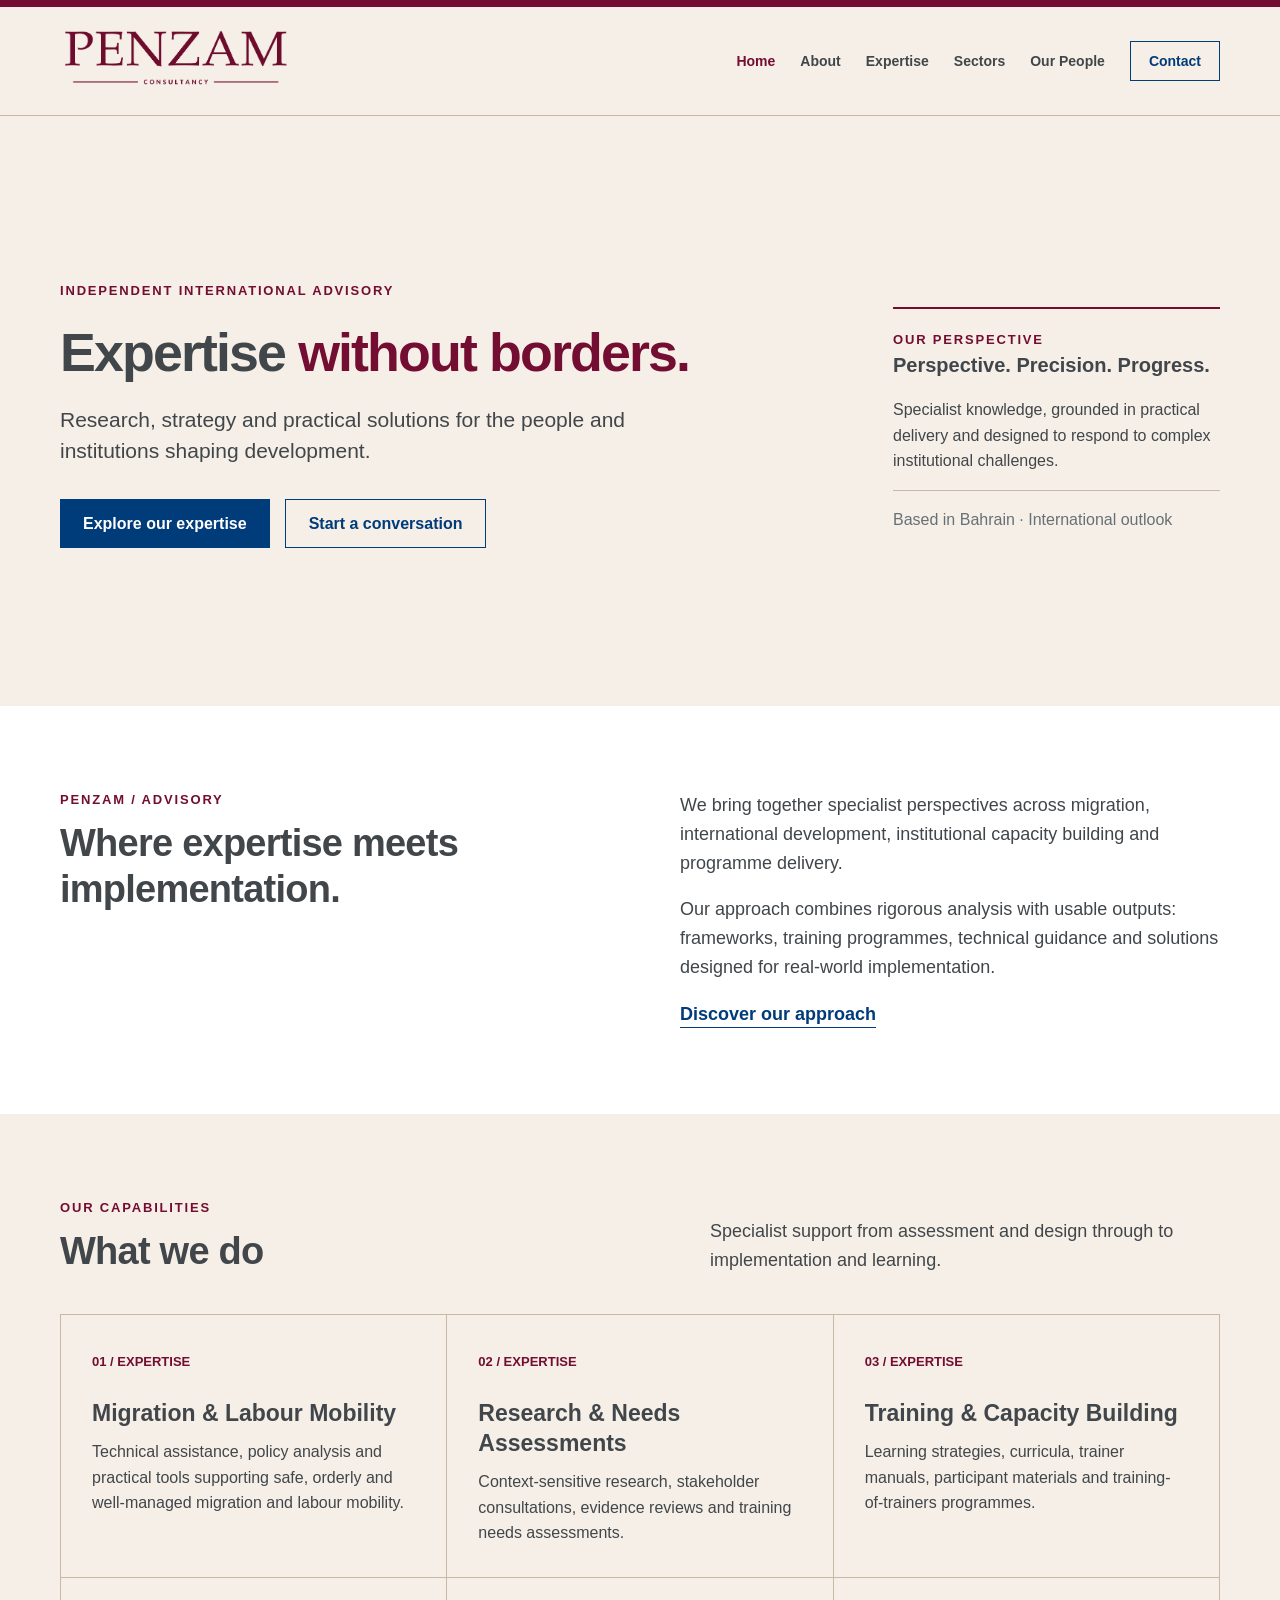
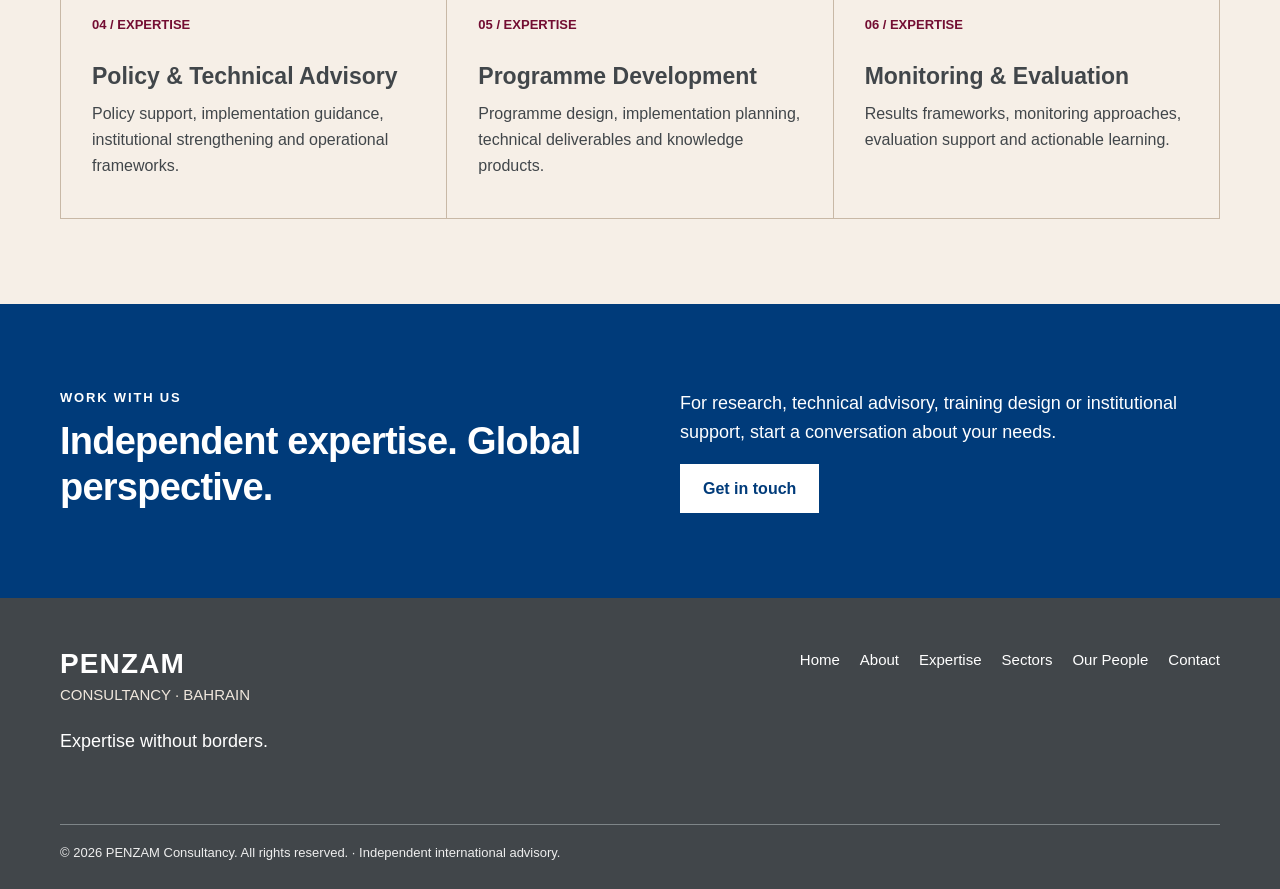
<file: index.html>
<!doctype html>
<html lang="en"><head><meta charset="utf-8"><meta name="viewport" content="width=device-width,initial-scale=1"><meta name="theme-color" content="#F6EFE7"><meta name="description" content="PENZAM Consultancy — expertise without borders. International advisory, research, training and capacity building."><title>Home | PENZAM Consultancy</title><link rel="stylesheet" href="style.css"><script src="script.js" defer></script></head>
<body><a class="skip" href="#main">Skip to content</a><div class="topline"></div><header class="header"><div class="container header-inner"><a href="index.html" class="brand" aria-label="PENZAM Consultancy homepage"><img src="penzam-logo-reference.png" alt="PENZAM Consultancy"></a><button type="button" class="menu-toggle" aria-expanded="false" aria-controls="site-nav">Menu ☰</button><nav class="nav" id="site-nav" aria-label="Main navigation"><a href="index.html" aria-current="page">Home</a><a href="about.html">About</a><a href="expertise.html">Expertise</a><a href="sectors.html">Sectors</a><a href="team.html">Our People</a><a href="contact.html" class="nav-contact" >Contact</a></nav></div></header>
<main id="main"><section class="hero"><div class="container hero-grid"><div><div class="eyebrow">Independent international advisory</div><h1>Expertise <em>without borders.</em></h1><p class="lead">Research, strategy and practical solutions for the people and institutions shaping development.</p><div class="actions"><a class="button" href="expertise.html">Explore our expertise</a><a class="button secondary" href="contact.html">Start a conversation</a></div></div><aside class="hero-aside"><div class="eyebrow">Our perspective</div><strong>Perspective. Precision. Progress.</strong><p>Specialist knowledge, grounded in practical delivery and designed to respond to complex institutional challenges.</p><div class="rule"></div><p class="muted">Based in Bahrain · International outlook</p></aside></div></section>
<section class="section white"><div class="container split"><div><div class="eyebrow">PENZAM / Advisory</div><h2 class="statement">Where expertise meets implementation.</h2></div><div><p>We bring together specialist perspectives across migration, international development, institutional capacity building and programme delivery.</p><p>Our approach combines rigorous analysis with usable outputs: frameworks, training programmes, technical guidance and solutions designed for real-world implementation.</p><a class="text-link" href="about.html">Discover our approach</a></div></div></section>
<section class="section"><div class="container"><div class="section-header"><div><div class="eyebrow">Our capabilities</div><h2>What we do</h2></div><p class="section-intro">Specialist support from assessment and design through to implementation and learning.</p></div><div class="cards"><article class="card"><span class="num">01 / EXPERTISE</span><h3>Migration & Labour Mobility</h3><p>Technical assistance, policy analysis and practical tools supporting safe, orderly and well-managed migration and labour mobility.</p></article><article class="card"><span class="num">02 / EXPERTISE</span><h3>Research & Needs Assessments</h3><p>Context-sensitive research, stakeholder consultations, evidence reviews and training needs assessments.</p></article><article class="card"><span class="num">03 / EXPERTISE</span><h3>Training & Capacity Building</h3><p>Learning strategies, curricula, trainer manuals, participant materials and training-of-trainers programmes.</p></article><article class="card"><span class="num">04 / EXPERTISE</span><h3>Policy & Technical Advisory</h3><p>Policy support, implementation guidance, institutional strengthening and operational frameworks.</p></article><article class="card"><span class="num">05 / EXPERTISE</span><h3>Programme Development</h3><p>Programme design, implementation planning, technical deliverables and knowledge products.</p></article><article class="card"><span class="num">06 / EXPERTISE</span><h3>Monitoring & Evaluation</h3><p>Results frameworks, monitoring approaches, evaluation support and actionable learning.</p></article></div></div></section>
<section class="section blue"><div class="container split"><div><div class="eyebrow">Work with us</div><h2>Independent expertise. Global perspective.</h2></div><div><p>For research, technical advisory, training design or institutional support, start a conversation about your needs.</p><a class="button" style="background:#fff;color:#003B7A" href="contact.html">Get in touch</a></div></div></section></main>
<footer class="footer"><div class="container"><div class="footer-top"><div><div class="footer-brand">PENZAM</div><small>CONSULTANCY · BAHRAIN</small><p>Expertise without borders.</p></div><nav class="footer-links" aria-label="Footer navigation"><a href="index.html">Home</a><a href="about.html">About</a><a href="expertise.html">Expertise</a><a href="sectors.html">Sectors</a><a href="team.html">Our People</a><a href="contact.html">Contact</a></nav></div><div class="footer-bottom">© 2026 PENZAM Consultancy. All rights reserved. · Independent international advisory.</div></div></footer></body></html>
</file>
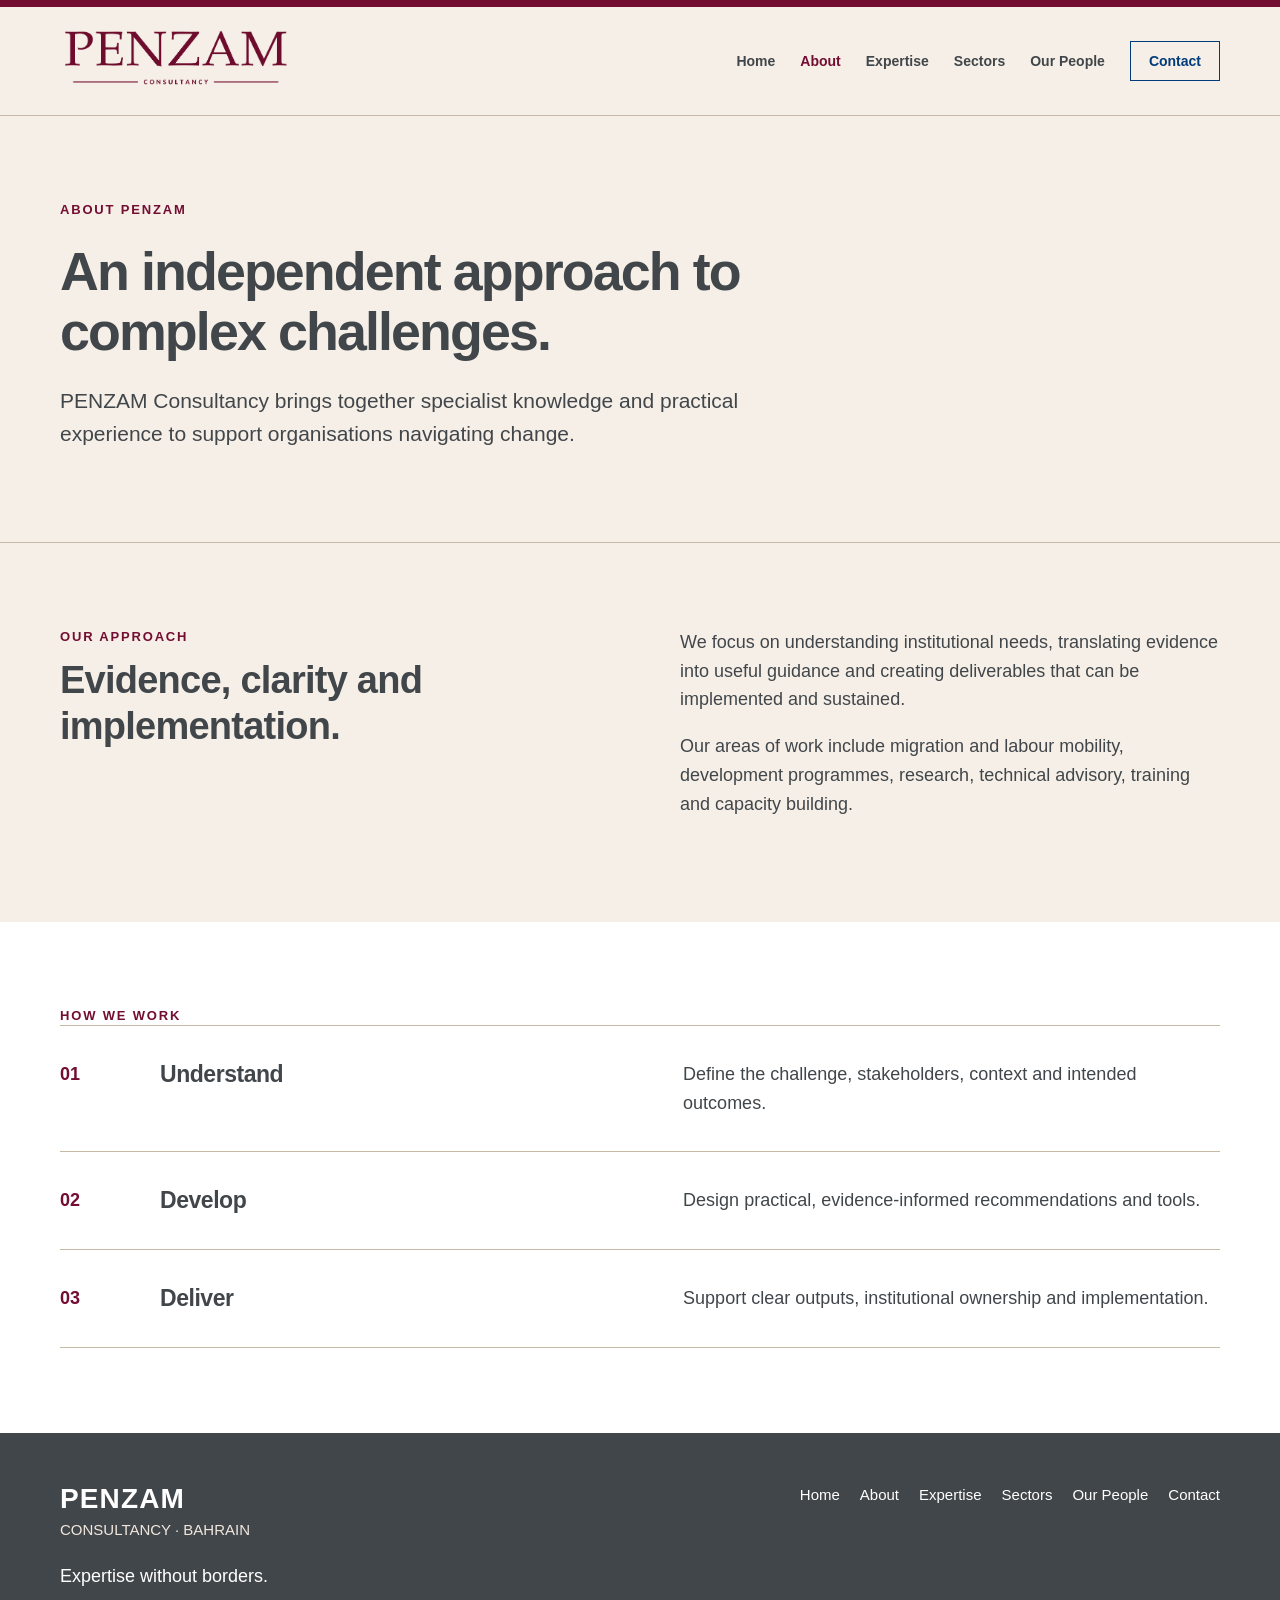
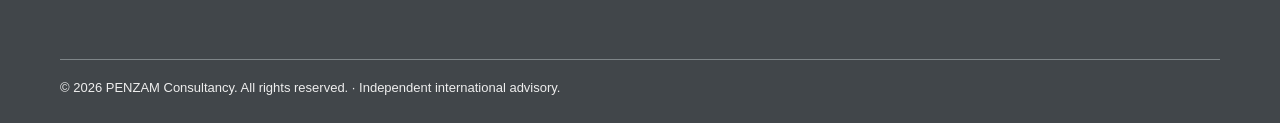
<file: about.html>
<!doctype html>
<html lang="en"><head><meta charset="utf-8"><meta name="viewport" content="width=device-width,initial-scale=1"><meta name="theme-color" content="#F6EFE7"><meta name="description" content="About PENZAM Consultancy and our approach to international advisory services."><title>About | PENZAM Consultancy</title><link rel="stylesheet" href="style.css"><script src="script.js" defer></script></head>
<body><a class="skip" href="#main">Skip to content</a><div class="topline"></div><header class="header"><div class="container header-inner"><a href="index.html" class="brand" aria-label="PENZAM Consultancy homepage"><img src="penzam-logo-reference.png" alt="PENZAM Consultancy"></a><button type="button" class="menu-toggle" aria-expanded="false" aria-controls="site-nav">Menu ☰</button><nav class="nav" id="site-nav" aria-label="Main navigation"><a href="index.html">Home</a><a href="about.html" aria-current="page">About</a><a href="expertise.html">Expertise</a><a href="sectors.html">Sectors</a><a href="team.html">Our People</a><a href="contact.html" class="nav-contact" >Contact</a></nav></div></header>
<main id="main"><section class="page-hero"><div class="container"><div class="eyebrow">About PENZAM</div><h1>An independent approach to complex challenges.</h1><p>PENZAM Consultancy brings together specialist knowledge and practical experience to support organisations navigating change.</p></div></section><section class="section"><div class="container split"><div><div class="eyebrow">Our approach</div><h2>Evidence, clarity and implementation.</h2></div><div><p>We focus on understanding institutional needs, translating evidence into useful guidance and creating deliverables that can be implemented and sustained.</p><p>Our areas of work include migration and labour mobility, development programmes, research, technical advisory, training and capacity building.</p></div></div></section><section class="section white"><div class="container"><div class="eyebrow">How we work</div><div class="content-list"><div class="content-row"><span class="index">01</span><h2>Understand</h2><p>Define the challenge, stakeholders, context and intended outcomes.</p></div><div class="content-row"><span class="index">02</span><h2>Develop</h2><p>Design practical, evidence-informed recommendations and tools.</p></div><div class="content-row"><span class="index">03</span><h2>Deliver</h2><p>Support clear outputs, institutional ownership and implementation.</p></div></div></div></section></main>
<footer class="footer"><div class="container"><div class="footer-top"><div><div class="footer-brand">PENZAM</div><small>CONSULTANCY · BAHRAIN</small><p>Expertise without borders.</p></div><nav class="footer-links" aria-label="Footer navigation"><a href="index.html">Home</a><a href="about.html">About</a><a href="expertise.html">Expertise</a><a href="sectors.html">Sectors</a><a href="team.html">Our People</a><a href="contact.html">Contact</a></nav></div><div class="footer-bottom">© 2026 PENZAM Consultancy. All rights reserved. · Independent international advisory.</div></div></footer></body></html>
</file>
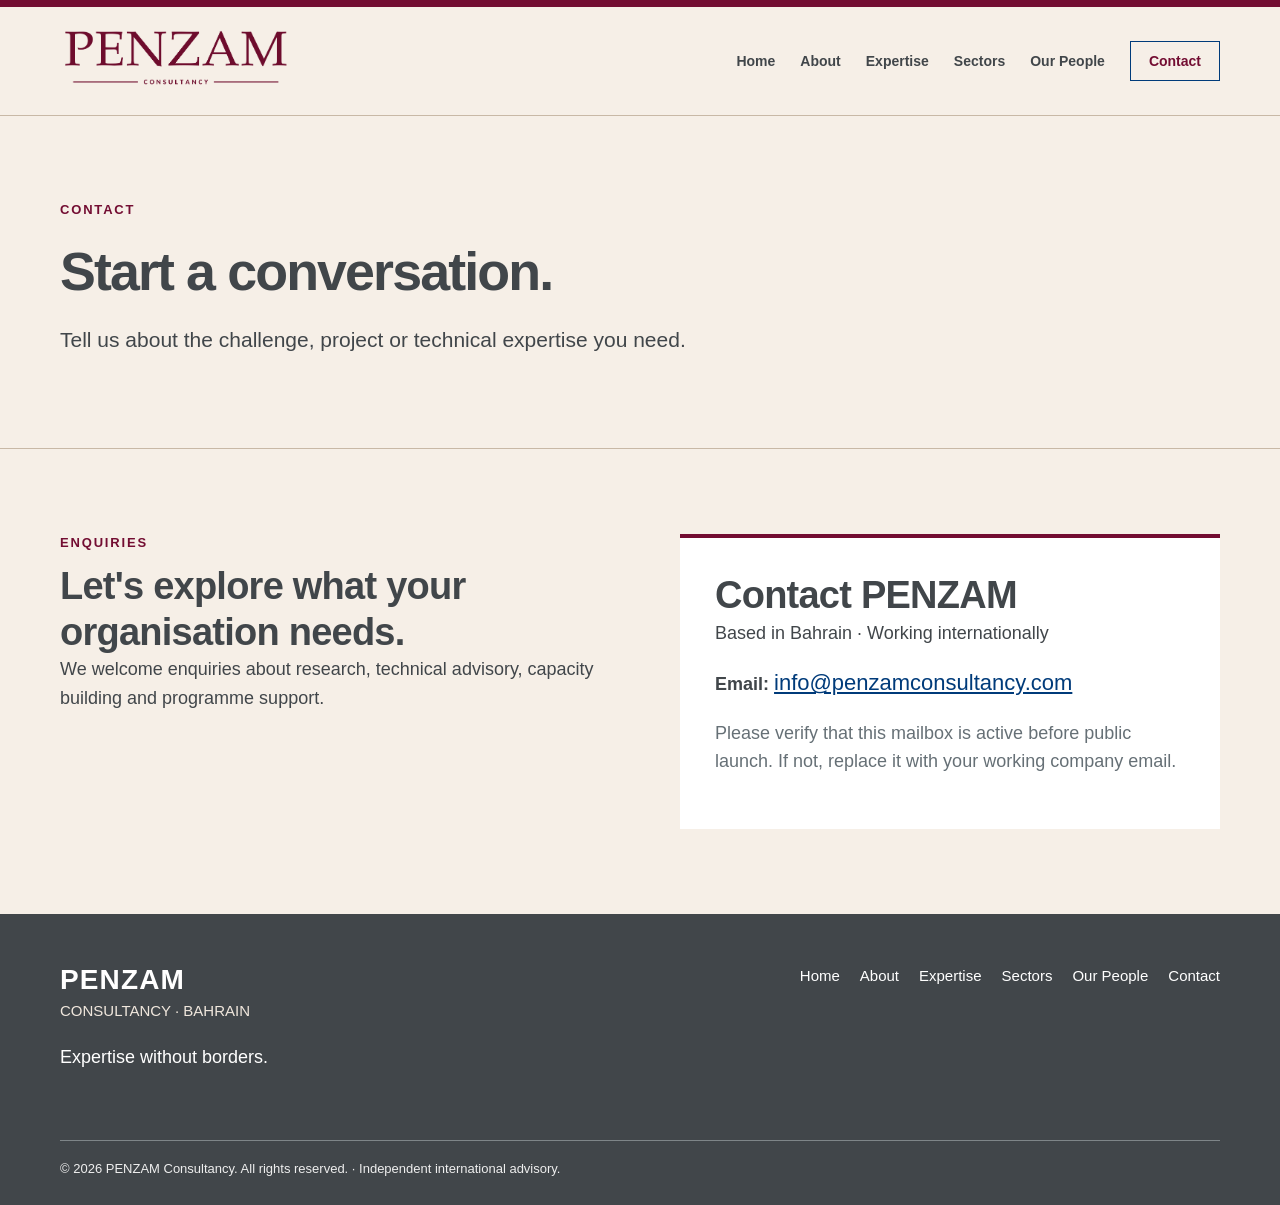
<file: contact.html>
<!doctype html>
<html lang="en"><head><meta charset="utf-8"><meta name="viewport" content="width=device-width,initial-scale=1"><meta name="theme-color" content="#F6EFE7"><meta name="description" content="Contact PENZAM Consultancy about international advisory and technical services."><title>Contact | PENZAM Consultancy</title><link rel="stylesheet" href="style.css"><script src="script.js" defer></script></head>
<body><a class="skip" href="#main">Skip to content</a><div class="topline"></div><header class="header"><div class="container header-inner"><a href="index.html" class="brand" aria-label="PENZAM Consultancy homepage"><img src="penzam-logo-reference.png" alt="PENZAM Consultancy"></a><button type="button" class="menu-toggle" aria-expanded="false" aria-controls="site-nav">Menu ☰</button><nav class="nav" id="site-nav" aria-label="Main navigation"><a href="index.html">Home</a><a href="about.html">About</a><a href="expertise.html">Expertise</a><a href="sectors.html">Sectors</a><a href="team.html">Our People</a><a href="contact.html" class="nav-contact" aria-current="page">Contact</a></nav></div></header>
<main id="main"><section class="page-hero"><div class="container"><div class="eyebrow">Contact</div><h1>Start a conversation.</h1><p>Tell us about the challenge, project or technical expertise you need.</p></div></section><section class="section"><div class="container split"><div><div class="eyebrow">Enquiries</div><h2>Let's explore what your organisation needs.</h2><p>We welcome enquiries about research, technical advisory, capacity building and programme support.</p></div><div class="contact-panel"><h2>Contact PENZAM</h2><p>Based in Bahrain · Working internationally</p><p><strong>Email:</strong> <a href="mailto:info@penzamconsultancy.com">info@penzamconsultancy.com</a></p><p class="muted">Please verify that this mailbox is active before public launch. If not, replace it with your working company email.</p></div></div></section></main>
<footer class="footer"><div class="container"><div class="footer-top"><div><div class="footer-brand">PENZAM</div><small>CONSULTANCY · BAHRAIN</small><p>Expertise without borders.</p></div><nav class="footer-links" aria-label="Footer navigation"><a href="index.html">Home</a><a href="about.html">About</a><a href="expertise.html">Expertise</a><a href="sectors.html">Sectors</a><a href="team.html">Our People</a><a href="contact.html">Contact</a></nav></div><div class="footer-bottom">© 2026 PENZAM Consultancy. All rights reserved. · Independent international advisory.</div></div></footer></body></html>
</file>
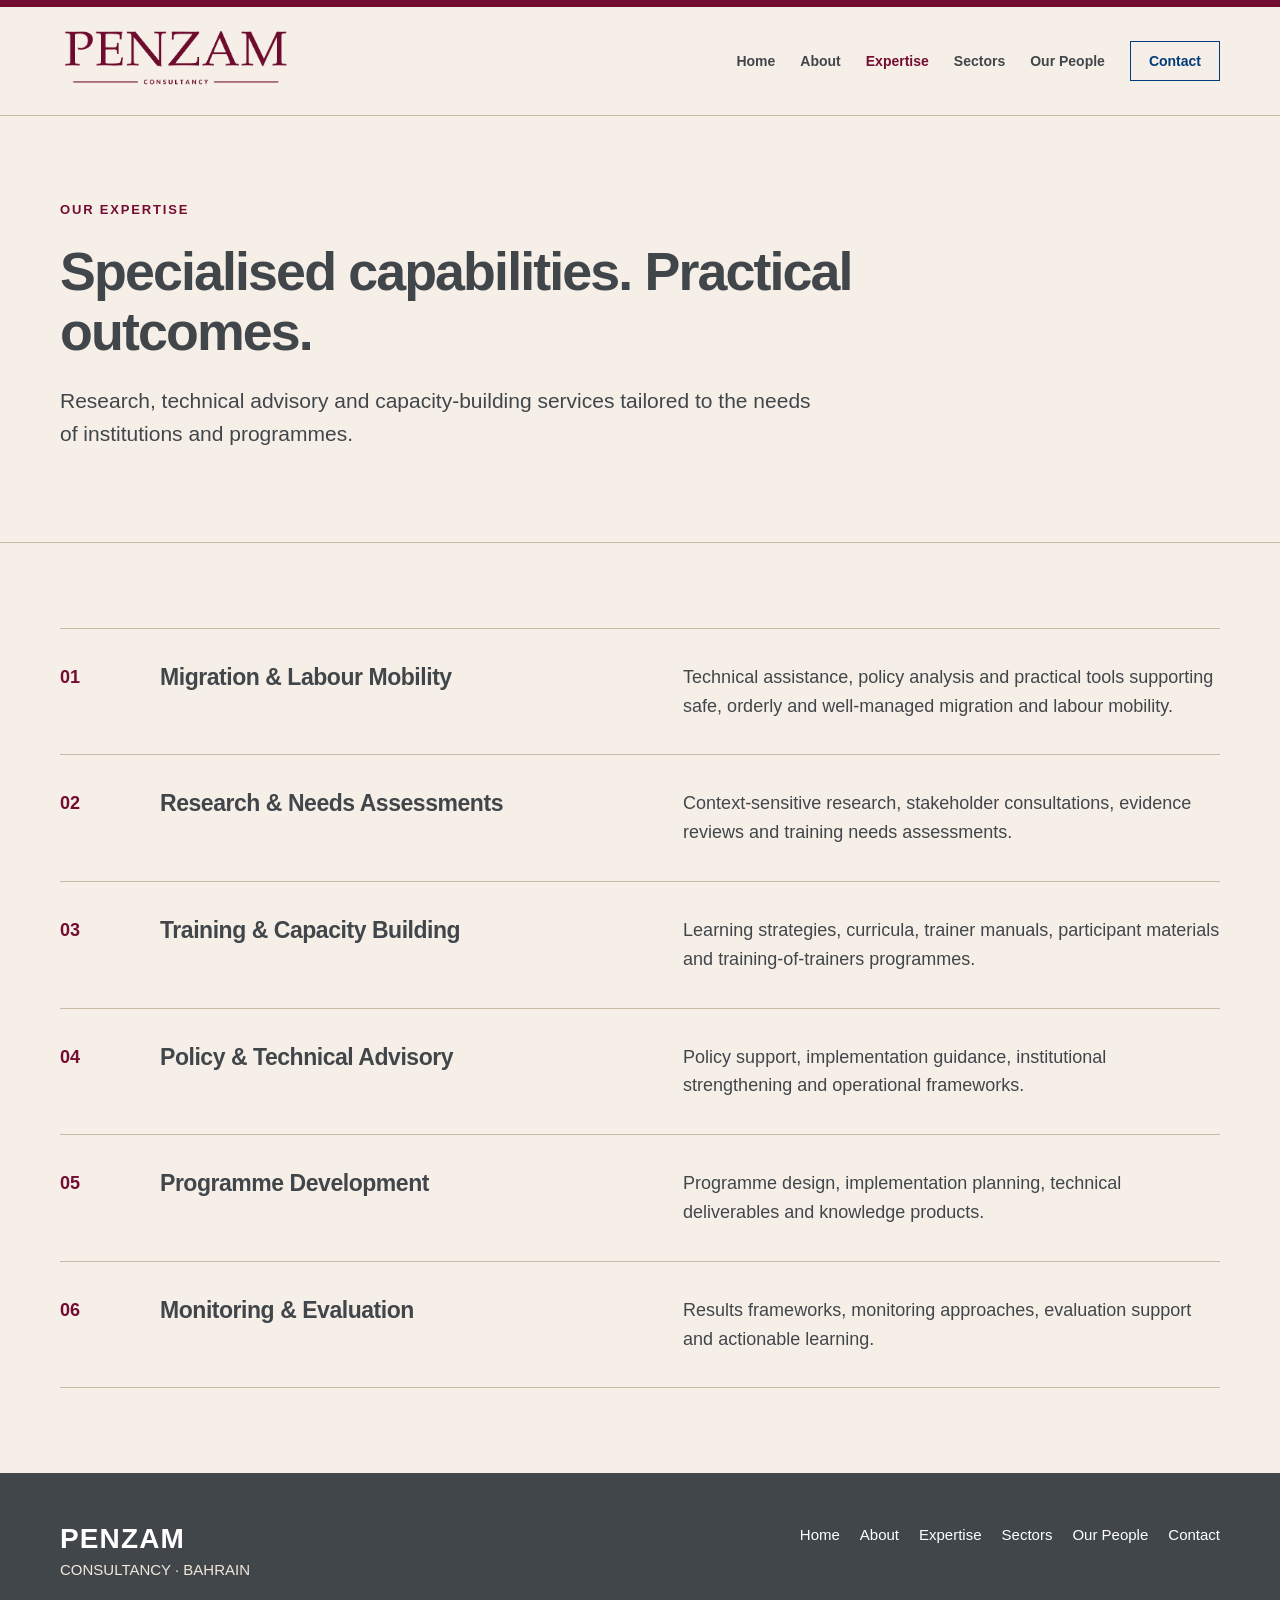
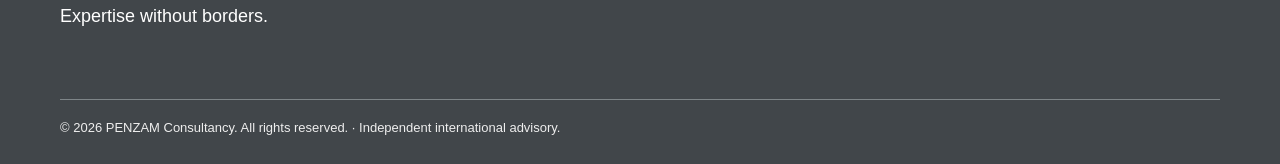
<file: expertise.html>
<!doctype html>
<html lang="en"><head><meta charset="utf-8"><meta name="viewport" content="width=device-width,initial-scale=1"><meta name="theme-color" content="#F6EFE7"><meta name="description" content="PENZAM Consultancy services including migration, research, training, programme design and evaluation."><title>Expertise | PENZAM Consultancy</title><link rel="stylesheet" href="style.css"><script src="script.js" defer></script></head>
<body><a class="skip" href="#main">Skip to content</a><div class="topline"></div><header class="header"><div class="container header-inner"><a href="index.html" class="brand" aria-label="PENZAM Consultancy homepage"><img src="penzam-logo-reference.png" alt="PENZAM Consultancy"></a><button type="button" class="menu-toggle" aria-expanded="false" aria-controls="site-nav">Menu ☰</button><nav class="nav" id="site-nav" aria-label="Main navigation"><a href="index.html">Home</a><a href="about.html">About</a><a href="expertise.html" aria-current="page">Expertise</a><a href="sectors.html">Sectors</a><a href="team.html">Our People</a><a href="contact.html" class="nav-contact" >Contact</a></nav></div></header>
<main id="main"><section class="page-hero"><div class="container"><div class="eyebrow">Our expertise</div><h1>Specialised capabilities. Practical outcomes.</h1><p>Research, technical advisory and capacity-building services tailored to the needs of institutions and programmes.</p></div></section><section class="section"><div class="container"><div class="content-list"><div class="content-row"><span class="index">01</span><h2>Migration & Labour Mobility</h2><p>Technical assistance, policy analysis and practical tools supporting safe, orderly and well-managed migration and labour mobility.</p></div><div class="content-row"><span class="index">02</span><h2>Research & Needs Assessments</h2><p>Context-sensitive research, stakeholder consultations, evidence reviews and training needs assessments.</p></div><div class="content-row"><span class="index">03</span><h2>Training & Capacity Building</h2><p>Learning strategies, curricula, trainer manuals, participant materials and training-of-trainers programmes.</p></div><div class="content-row"><span class="index">04</span><h2>Policy & Technical Advisory</h2><p>Policy support, implementation guidance, institutional strengthening and operational frameworks.</p></div><div class="content-row"><span class="index">05</span><h2>Programme Development</h2><p>Programme design, implementation planning, technical deliverables and knowledge products.</p></div><div class="content-row"><span class="index">06</span><h2>Monitoring & Evaluation</h2><p>Results frameworks, monitoring approaches, evaluation support and actionable learning.</p></div></div></div></section></main>
<footer class="footer"><div class="container"><div class="footer-top"><div><div class="footer-brand">PENZAM</div><small>CONSULTANCY · BAHRAIN</small><p>Expertise without borders.</p></div><nav class="footer-links" aria-label="Footer navigation"><a href="index.html">Home</a><a href="about.html">About</a><a href="expertise.html">Expertise</a><a href="sectors.html">Sectors</a><a href="team.html">Our People</a><a href="contact.html">Contact</a></nav></div><div class="footer-bottom">© 2026 PENZAM Consultancy. All rights reserved. · Independent international advisory.</div></div></footer></body></html>
</file>
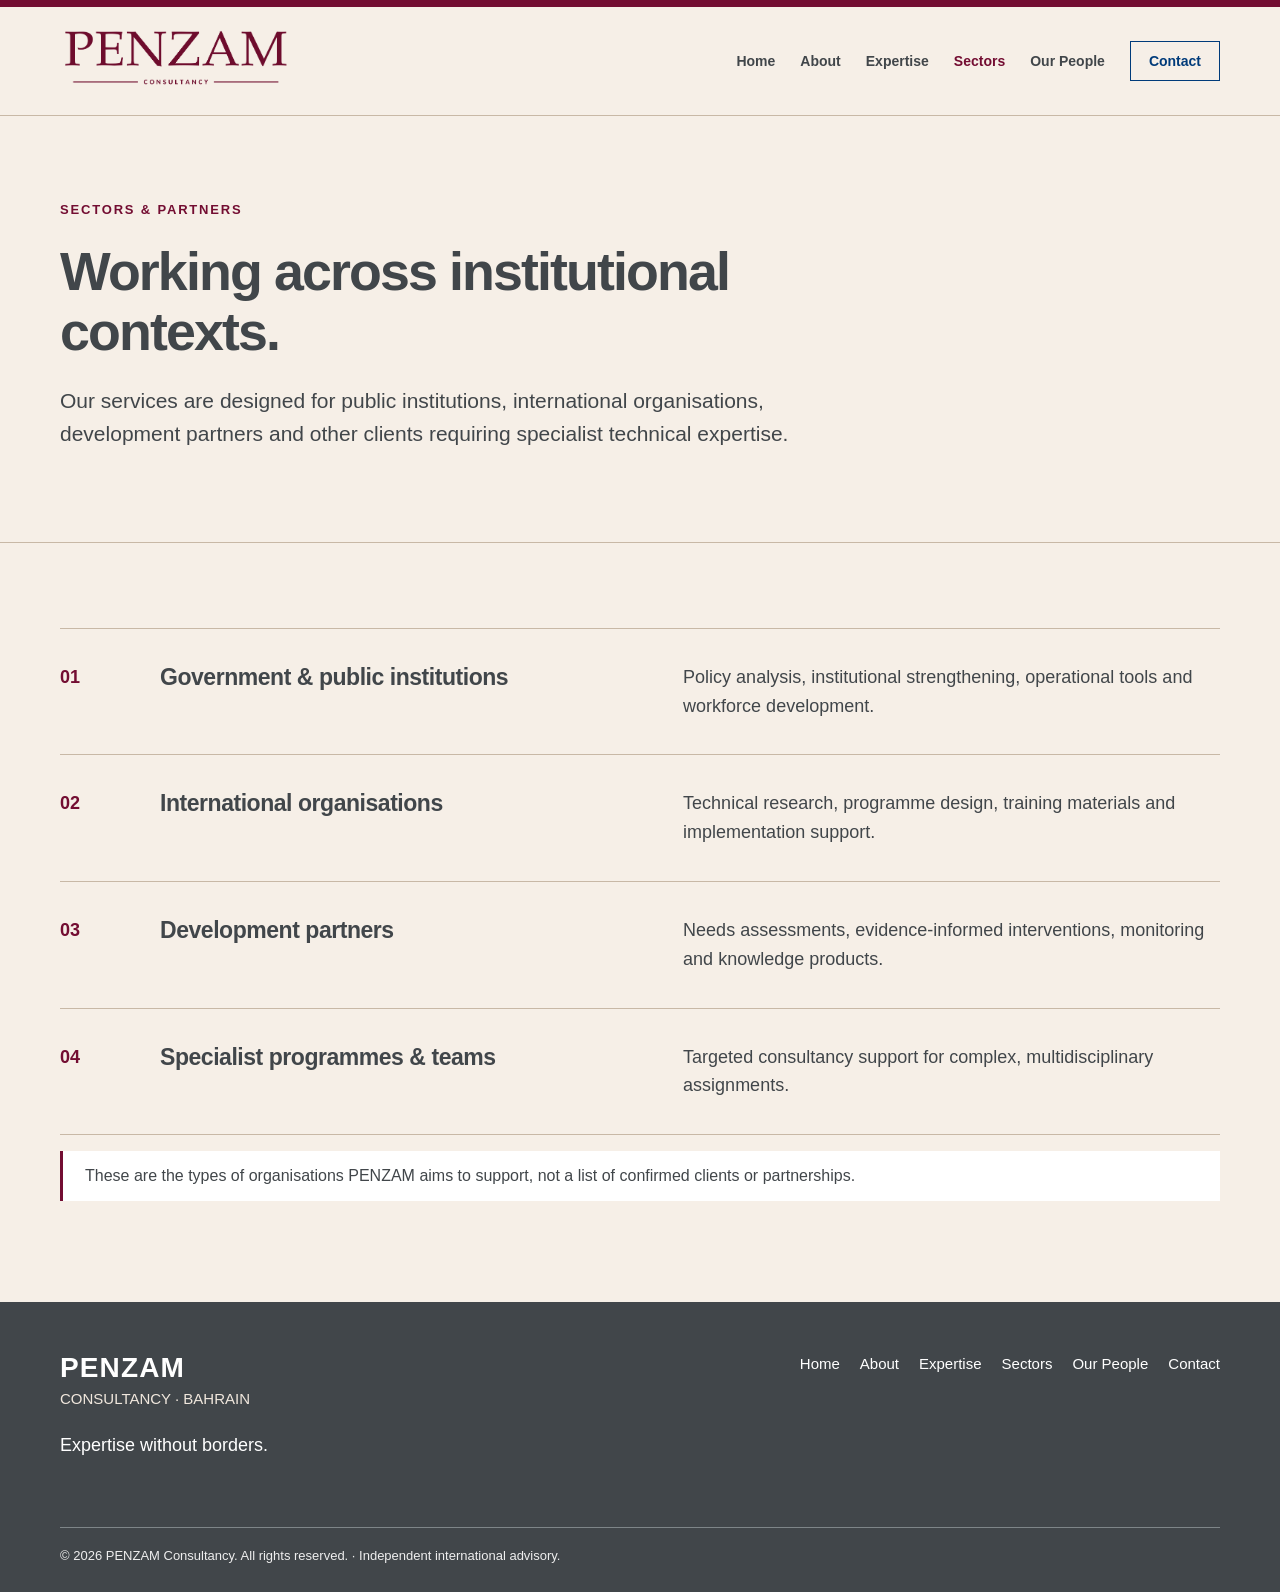
<file: sectors.html>
<!doctype html>
<html lang="en"><head><meta charset="utf-8"><meta name="viewport" content="width=device-width,initial-scale=1"><meta name="theme-color" content="#F6EFE7"><meta name="description" content="Institutional sectors and potential clients served by PENZAM Consultancy."><title>Sectors | PENZAM Consultancy</title><link rel="stylesheet" href="style.css"><script src="script.js" defer></script></head>
<body><a class="skip" href="#main">Skip to content</a><div class="topline"></div><header class="header"><div class="container header-inner"><a href="index.html" class="brand" aria-label="PENZAM Consultancy homepage"><img src="penzam-logo-reference.png" alt="PENZAM Consultancy"></a><button type="button" class="menu-toggle" aria-expanded="false" aria-controls="site-nav">Menu ☰</button><nav class="nav" id="site-nav" aria-label="Main navigation"><a href="index.html">Home</a><a href="about.html">About</a><a href="expertise.html">Expertise</a><a href="sectors.html" aria-current="page">Sectors</a><a href="team.html">Our People</a><a href="contact.html" class="nav-contact" >Contact</a></nav></div></header>
<main id="main"><section class="page-hero"><div class="container"><div class="eyebrow">Sectors & partners</div><h1>Working across institutional contexts.</h1><p>Our services are designed for public institutions, international organisations, development partners and other clients requiring specialist technical expertise.</p></div></section><section class="section"><div class="container"><div class="content-list"><div class="content-row"><span class="index">01</span><h2>Government & public institutions</h2><p>Policy analysis, institutional strengthening, operational tools and workforce development.</p></div><div class="content-row"><span class="index">02</span><h2>International organisations</h2><p>Technical research, programme design, training materials and implementation support.</p></div><div class="content-row"><span class="index">03</span><h2>Development partners</h2><p>Needs assessments, evidence-informed interventions, monitoring and knowledge products.</p></div><div class="content-row"><span class="index">04</span><h2>Specialist programmes & teams</h2><p>Targeted consultancy support for complex, multidisciplinary assignments.</p></div></div><p class="note">These are the types of organisations PENZAM aims to support, not a list of confirmed clients or partnerships.</p></div></section></main>
<footer class="footer"><div class="container"><div class="footer-top"><div><div class="footer-brand">PENZAM</div><small>CONSULTANCY · BAHRAIN</small><p>Expertise without borders.</p></div><nav class="footer-links" aria-label="Footer navigation"><a href="index.html">Home</a><a href="about.html">About</a><a href="expertise.html">Expertise</a><a href="sectors.html">Sectors</a><a href="team.html">Our People</a><a href="contact.html">Contact</a></nav></div><div class="footer-bottom">© 2026 PENZAM Consultancy. All rights reserved. · Independent international advisory.</div></div></footer></body></html>
</file>
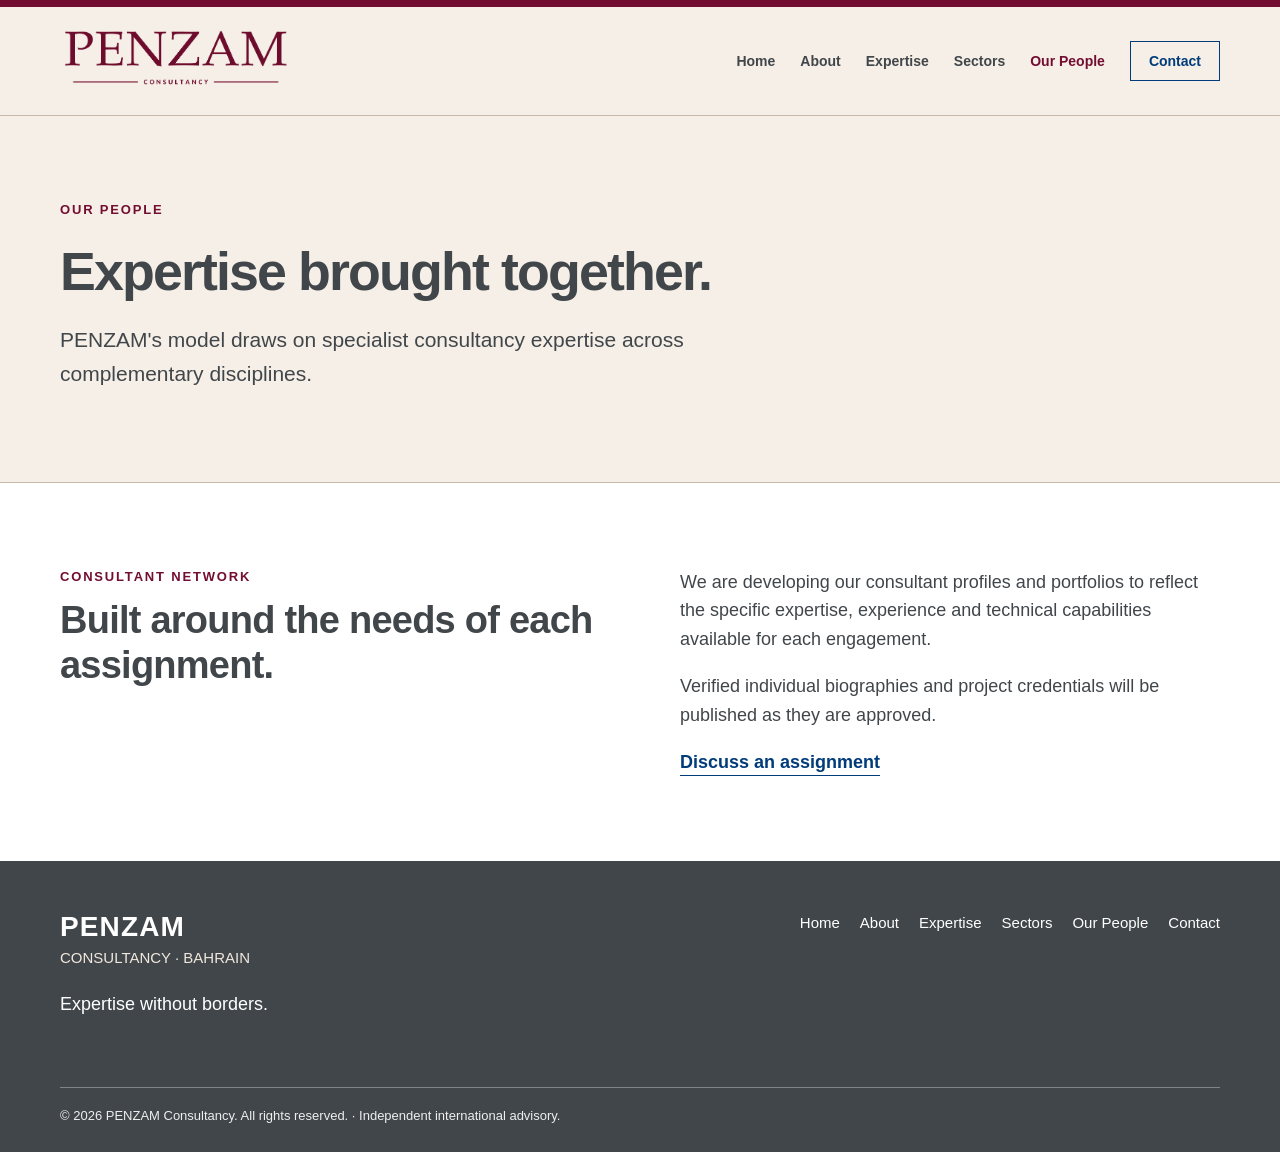
<file: team.html>
<!doctype html>
<html lang="en"><head><meta charset="utf-8"><meta name="viewport" content="width=device-width,initial-scale=1"><meta name="theme-color" content="#F6EFE7"><meta name="description" content="PENZAM Consultancy&#x27;s specialist consultant network."><title>Our People | PENZAM Consultancy</title><link rel="stylesheet" href="style.css"><script src="script.js" defer></script></head>
<body><a class="skip" href="#main">Skip to content</a><div class="topline"></div><header class="header"><div class="container header-inner"><a href="index.html" class="brand" aria-label="PENZAM Consultancy homepage"><img src="penzam-logo-reference.png" alt="PENZAM Consultancy"></a><button type="button" class="menu-toggle" aria-expanded="false" aria-controls="site-nav">Menu ☰</button><nav class="nav" id="site-nav" aria-label="Main navigation"><a href="index.html">Home</a><a href="about.html">About</a><a href="expertise.html">Expertise</a><a href="sectors.html">Sectors</a><a href="team.html" aria-current="page">Our People</a><a href="contact.html" class="nav-contact" >Contact</a></nav></div></header>
<main id="main"><section class="page-hero"><div class="container"><div class="eyebrow">Our people</div><h1>Expertise brought together.</h1><p>PENZAM's model draws on specialist consultancy expertise across complementary disciplines.</p></div></section><section class="section white"><div class="container split"><div><div class="eyebrow">Consultant network</div><h2>Built around the needs of each assignment.</h2></div><div><p>We are developing our consultant profiles and portfolios to reflect the specific expertise, experience and technical capabilities available for each engagement.</p><p>Verified individual biographies and project credentials will be published as they are approved.</p><a class="text-link" href="contact.html">Discuss an assignment</a></div></div></section></main>
<footer class="footer"><div class="container"><div class="footer-top"><div><div class="footer-brand">PENZAM</div><small>CONSULTANCY · BAHRAIN</small><p>Expertise without borders.</p></div><nav class="footer-links" aria-label="Footer navigation"><a href="index.html">Home</a><a href="about.html">About</a><a href="expertise.html">Expertise</a><a href="sectors.html">Sectors</a><a href="team.html">Our People</a><a href="contact.html">Contact</a></nav></div><div class="footer-bottom">© 2026 PENZAM Consultancy. All rights reserved. · Independent international advisory.</div></div></footer></body></html>
</file>
<file: style.css>
:root{--burgundy:#730D32;--blue:#003B7A;--emerald:#006B3F;--graphite:#41464A;--ivory:#F6EFE7;--stone:#C8B8A6;--white:#fff;--heading:"Avenir Next",Avenir,Arial,sans-serif;--body:Calibri,"Carlito","Segoe UI",Arial,sans-serif}
*{box-sizing:border-box}html{scroll-behavior:smooth}body{margin:0;background:var(--ivory);color:var(--graphite);font:18px/1.6 var(--body)}a{color:var(--blue)}a:focus-visible,button:focus-visible{outline:3px solid var(--blue);outline-offset:4px}img{max-width:100%}.container{width:min(1160px,calc(100% - 56px));margin:auto}.skip{position:absolute;top:-100px;left:12px;background:white;padding:8px;z-index:50}.skip:focus{top:8px}
.topline{height:7px;background:var(--burgundy)}.header{background:var(--ivory);border-bottom:1px solid var(--stone)}.header-inner{min-height:108px;display:flex;align-items:center;justify-content:space-between;gap:25px}.brand{display:block;width:228px;flex-shrink:0}.brand img{display:block;width:100%;mix-blend-mode:multiply}.nav{display:flex;align-items:center;gap:25px}.nav a{font:600 14px var(--body);color:var(--graphite);text-decoration:none}.nav a:hover,.nav a[aria-current=page]{color:var(--burgundy)}.nav .nav-contact{padding:11px 18px;border:1px solid var(--blue);color:var(--blue)}.menu-toggle{display:none;border:1px solid var(--stone);background:transparent;padding:9px 12px;color:var(--graphite);font:700 15px var(--body)}
.eyebrow{color:var(--burgundy);font:700 13px/1.4 var(--body);letter-spacing:.14em;text-transform:uppercase}.hero{padding:108px 0 100px;min-height:590px;display:flex;align-items:center}.hero-grid{display:grid;grid-template-columns:1.4fr .6fr;gap:70px;align-items:end}.hero h1,.page-hero h1{font:700 clamp(38px,4.2vw,58px)/1.12 var(--heading);letter-spacing:-.035em;color:var(--graphite);max-width:850px;margin:22px 0}.hero h1 em{color:var(--burgundy);font-style:normal}.lead{font-size:21px;max-width:650px;line-height:1.5}.hero-aside{border-top:2px solid var(--burgundy);padding-top:22px;font-size:16px}.hero-aside strong{font-family:var(--heading);font-size:20px}.actions{display:flex;gap:15px;flex-wrap:wrap;margin-top:32px}.button{display:inline-flex;align-items:center;justify-content:center;min-height:49px;padding:11px 23px;background:var(--blue);color:#fff;text-decoration:none;font-weight:700;font-size:16px}.button.secondary{background:transparent;color:var(--blue);border:1px solid var(--blue)}.button:hover{filter:brightness(.88)}
.rule{height:1px;background:var(--stone)}.section{padding:85px 0}.section.white{background:#fff}.section.blue{background:var(--blue);color:#fff}.section.blue h2,.section.blue .eyebrow{color:#fff}.section-header{display:flex;justify-content:space-between;gap:40px;align-items:end;margin-bottom:40px}.section h2{font:700 clamp(28px,3vw,38px)/1.2 var(--heading);letter-spacing:-.02em;margin:12px 0 0}.section-intro{max-width:510px;margin:0}.cards{display:grid;grid-template-columns:repeat(3,minmax(0,1fr));gap:1px;background:var(--stone);border:1px solid var(--stone)}.card{background:var(--ivory);padding:31px;min-height:240px}.card .num{font-size:13px;color:var(--burgundy);font-weight:700}.card h3{font:600 23px/1.3 var(--heading);margin:24px 0 10px}.card p{margin:0;font-size:16px}.split{display:grid;grid-template-columns:1fr 1fr;gap:80px}.split p{margin-top:0}.text-link{font-weight:700;text-decoration:none;border-bottom:1px solid currentColor;padding-bottom:3px}.page-hero{padding:85px 0 70px;border-bottom:1px solid var(--stone)}.page-hero p{max-width:760px;font-size:21px}.content-list{border-top:1px solid var(--stone)}.content-row{display:grid;grid-template-columns:65px 1fr 1.1fr;gap:35px;border-bottom:1px solid var(--stone);padding:34px 0;align-items:start}.content-row h2{font:600 23px/1.25 var(--heading);margin:0}.content-row p{margin:0}.content-row .index{color:var(--burgundy);font-weight:700}.statement{font:600 clamp(24px,3vw,38px)/1.35 var(--heading);max-width:860px}.note{border-left:3px solid var(--burgundy);padding:12px 22px;background:#fff;font-size:16px}.footer{background:var(--graphite);color:#fff;padding:50px 0 25px}.footer a{color:#fff}.footer-top{display:flex;justify-content:space-between;gap:30px;align-items:start}.footer-brand{font:700 28px var(--heading);letter-spacing:.04em}.footer small{color:#f0e7dd}.footer-links{display:flex;gap:20px;flex-wrap:wrap}.footer-links a{text-decoration:none;font-size:15px}.footer-bottom{border-top:1px solid #7e8588;margin-top:50px;padding-top:18px;font-size:13px;color:#eee}.muted{color:#667076}.contact-panel{padding:35px;background:white;border-top:4px solid var(--burgundy)}.contact-panel h2{margin-top:0}.contact-panel a{font-size:22px;overflow-wrap:anywhere}
@media(max-width:850px){.header-inner{min-height:85px}.brand{width:185px}.menu-toggle{display:block}.nav{display:none;position:absolute;top:92px;left:0;right:0;background:var(--ivory);z-index:10;padding:20px 28px;box-shadow:0 12px 18px #0002;flex-direction:column;align-items:stretch}.nav.open{display:flex}.hero{padding:65px 0;min-height:auto}.hero-grid,.split{grid-template-columns:1fr;gap:35px}.cards{grid-template-columns:1fr 1fr}.content-row{grid-template-columns:35px 1fr;gap:15px}.content-row p{grid-column:2}.section-header{display:block}.section-intro{margin-top:15px}.footer-top{display:block}.footer-links{margin-top:25px}}
@media(max-width:540px){.container{width:min(100% - 34px,1160px)}body{font-size:16px}.hero h1,.page-hero h1{font-size:36px}.hero{padding:55px 0}.page-hero{padding:55px 0}.section{padding:58px 0}.cards{grid-template-columns:1fr}.card{min-height:unset}.lead,.page-hero p{font-size:18px}.footer-links{gap:14px}}
</file>
